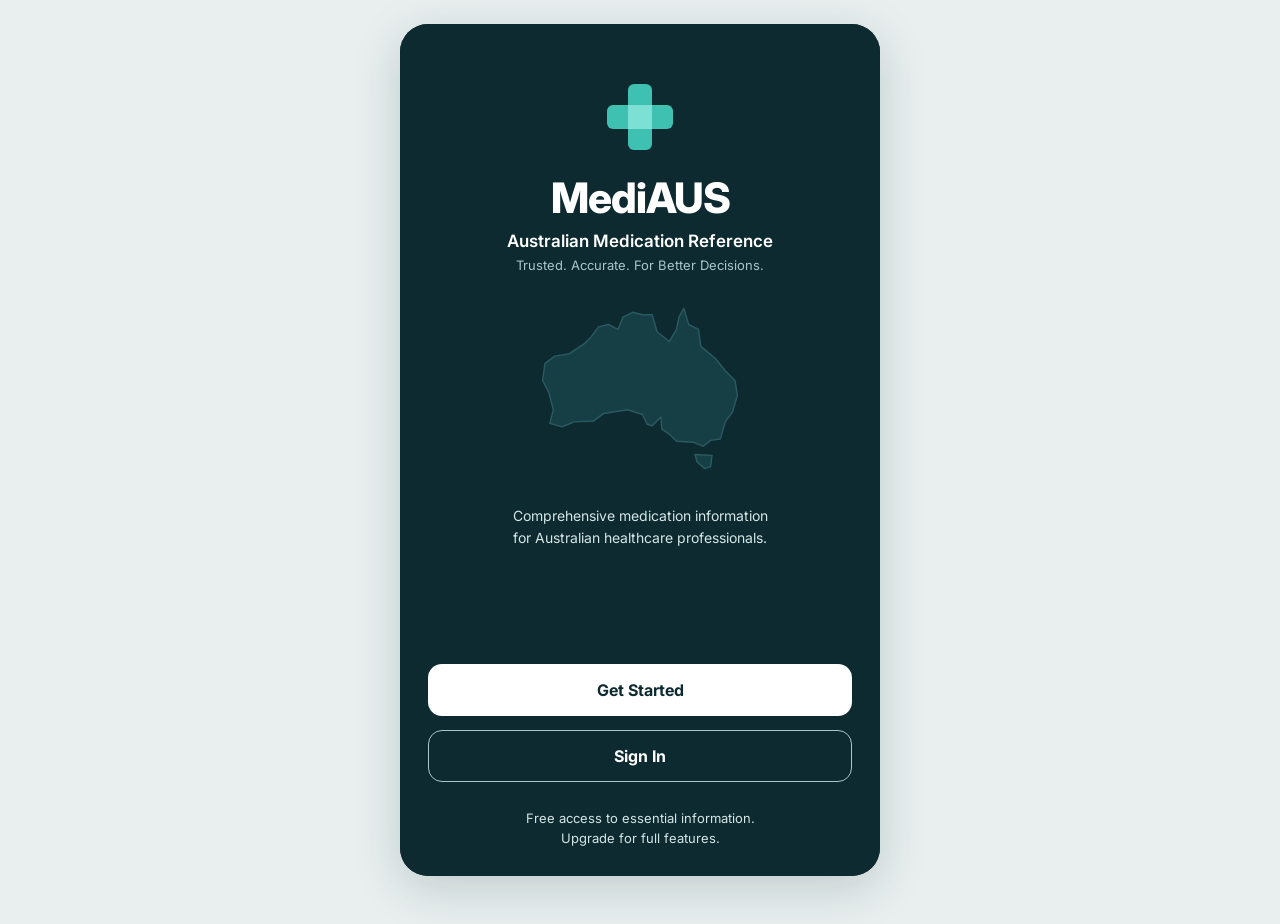
<file: app/index.html>
<!doctype html>
<html lang="en">
<head>
<meta charset="utf-8">
<meta name="viewport" content="width=device-width, initial-scale=1, viewport-fit=cover">
<title>MediAUS</title>
<meta name="description" content="Australian medication reference (prototype with sample data).">
<meta name="theme-color" content="#0C2A30">
<meta name="mobile-web-app-capable" content="yes">
<meta name="apple-mobile-web-app-capable" content="yes">
<meta name="apple-mobile-web-app-title" content="MediAUS">
<meta name="apple-mobile-web-app-status-bar-style" content="default">
<link rel="manifest" href="manifest.webmanifest">
<link rel="icon" type="image/png" href="icons/icon-192.png">
<link rel="apple-touch-icon" href="icons/apple-touch-icon.png">
<link rel="preconnect" href="https://fonts.googleapis.com">
<link rel="stylesheet" href="https://fonts.googleapis.com/css2?family=Inter:wght@400;500;600;700;800&display=swap">
<link rel="stylesheet" href="styles.css">
</head>
<body>
<main id="app" class="app" aria-live="polite"></main>
<noscript>MediAUS needs JavaScript turned on.</noscript>
<!-- data: registry, sources, facts, skeletons, then the resolver -->
<script src="data/core.js"></script>
<script src="data/sources.js"></script>
<script src="data/reviews.js"></script>
<script src="data/facts/amiodarone.js"></script>
<script src="data/facts/digoxin.js"></script>
<script src="data/facts/amoxicillin.js"></script>
<script src="data/facts/baclofen.js"></script>
<script src="data/facts/pantoprazole.js"></script>
<script src="data/facts/tacrolimus.js"></script>
<script src="data/facts/piperacillin-tazobactam.js"></script>
<script src="data/facts/lidocaine.js"></script>
<script src="data/facts/empagliflozin.js"></script>
<script src="data/facts/ketamine.js"></script>
<script src="data/facts/ipratropium.js"></script>
<script src="data/facts/metformin.js"></script>
<script src="data/facts/paracetamol.js"></script>
<script src="data/facts/glyceryl-trinitrate.js"></script>
<script src="data/facts/salbutamol.js"></script>
<script src="data/facts/atorvastatin.js"></script>
<script src="data/facts/ibuprofen.js"></script>
<script src="data/facts/aciclovir.js"></script>
<script src="data/facts/esomeprazole.js"></script>
<script src="data/facts/heparin.js"></script>
<script src="data/facts/rivaroxaban.js"></script>
<script src="data/facts/colchicine.js"></script>
<script src="data/facts/hydromorphone.js"></script>
<script src="data/facts/fentanyl.js"></script>
<script src="data/facts/ropivacaine.js"></script>
<script src="data/facts/cyclophosphamide.js"></script>
<script src="data/facts/sodium-nitroprusside.js"></script>
<script src="data/facts/demo.js"></script>
<script src="data/agents.js"></script>
<script src="data/groups.js"></script>
<script src="data/meds.js"></script>
<script src="data/resolve.js"></script>
<script src="app.js"></script>
<script src="feedback.js"></script>
</body>
</html>
</file>
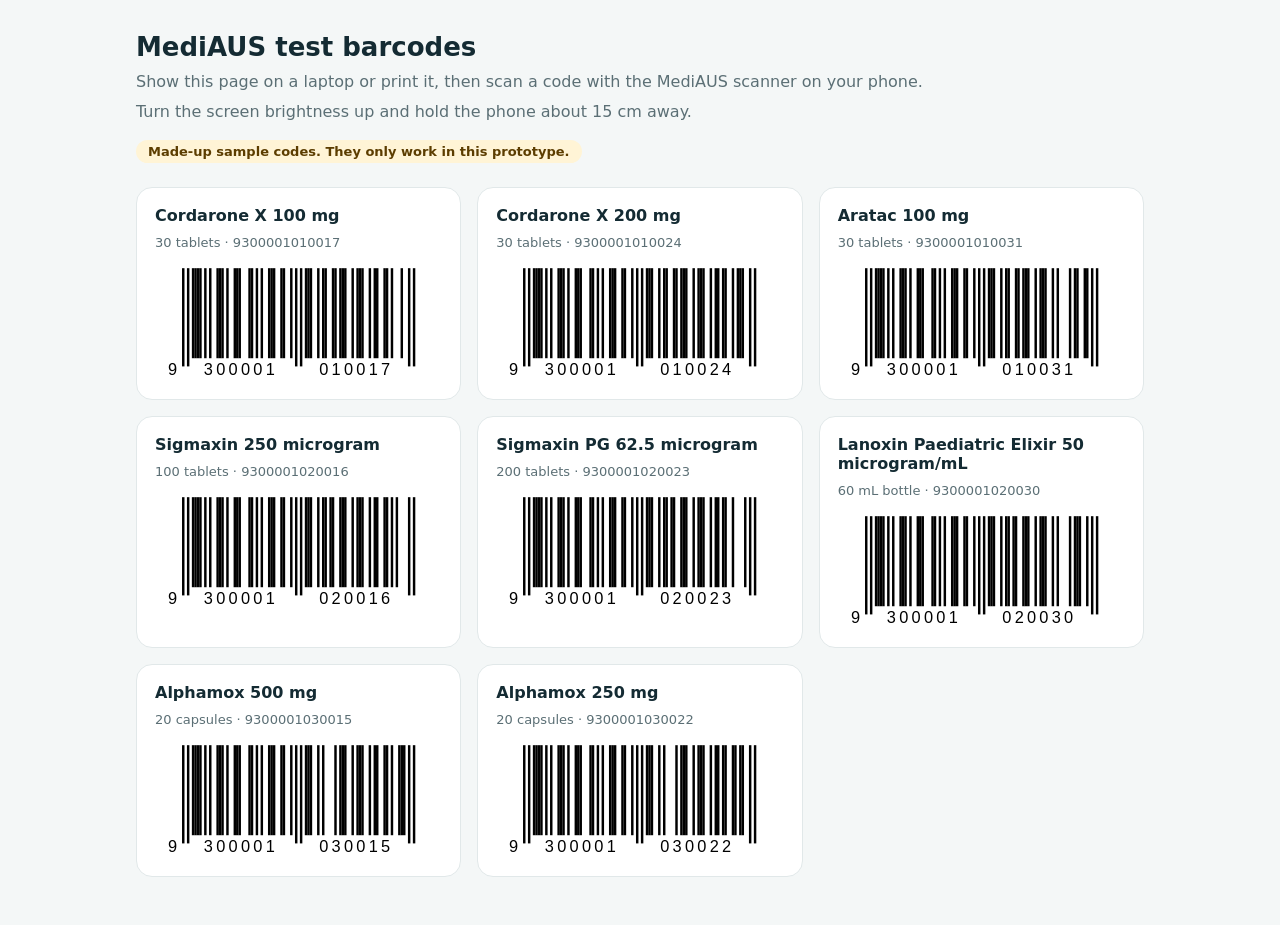
<file: app/test-barcodes.html>
<!doctype html>
<html lang="en">
<head>
<meta charset="utf-8">
<meta name="viewport" content="width=device-width, initial-scale=1">
<title>MediAUS test barcodes</title>
<style>
  :root { --ink: #142B33; --muted: #5B6F75; --line: #E1E8E9; --teal: #1A6F67; }
  * { box-sizing: border-box; }
  body { margin: 0; background: #F4F7F7; color: var(--ink); font-family: Inter, system-ui, -apple-system, "Segoe UI", Roboto, sans-serif; }
  main { max-width: 1040px; margin: 0 auto; padding: 32px 16px 48px; }
  h1 { margin: 0 0 8px; font-size: 26px; }
  p { margin: 0 0 6px; color: var(--muted); line-height: 1.5; }
  .note { display: inline-block; margin: 10px 0 24px; background: #FFF4D6; color: #5C3D00; border-radius: 999px; padding: 4px 12px; font-size: 13px; font-weight: 700; }
  .grid { display: grid; grid-template-columns: repeat(auto-fill, minmax(300px, 1fr)); gap: 16px; }
  .card { background: #FFFFFF; border: 1.5px solid var(--line); border-radius: 16px; padding: 18px; display: flex; flex-direction: column; gap: 10px; align-items: center; }
  .card h2 { margin: 0; font-size: 16px; align-self: flex-start; }
  .card span { align-self: flex-start; font-size: 13px; color: var(--muted); }
  svg { width: 100%; max-width: 300px; height: auto; background: #FFFFFF; }
  @media print { body { background: #FFFFFF; } .card { break-inside: avoid; } }
</style>
</head>
<body>
<main>
  <h1>MediAUS test barcodes</h1>
  <p>Show this page on a laptop or print it, then scan a code with the MediAUS scanner on your phone.</p>
  <p>Turn the screen brightness up and hold the phone about 15 cm away.</p>
  <span class="note">Made-up sample codes. They only work in this prototype.</span>
  <div class="grid" id="grid"></div>
</main>
<script src="data/core.js"></script>
<script src="data/sources.js"></script>
<script src="data/reviews.js"></script>
<script src="data/facts/amiodarone.js"></script>
<script src="data/facts/digoxin.js"></script>
<script src="data/facts/amoxicillin.js"></script>
<script src="data/facts/demo.js"></script>
<script src="data/meds.js"></script>
<script src="data/resolve.js"></script>
<script>
(function () {
  'use strict';
  var L = ['0001101', '0011001', '0010011', '0111101', '0100011', '0110001', '0101111', '0111011', '0110111', '0001011'];
  var G = ['0100111', '0110011', '0011011', '0100001', '0011101', '0111001', '0000101', '0010001', '0001001', '0010111'];
  var R = ['1110010', '1100110', '1101100', '1000010', '1011100', '1001110', '1010000', '1000100', '1001000', '1110100'];
  var PARITY = ['LLLLLL', 'LLGLGG', 'LLGGLG', 'LLGGGL', 'LGLLGG', 'LGGLLG', 'LGGGLL', 'LGLGLG', 'LGLGGL', 'LGGLGL'];

  function ean13Bits(code) {
    var first = +code[0], par = PARITY[first], bits = '101';
    for (var i = 1; i <= 6; i++) bits += (par[i - 1] === 'L' ? L : G)[+code[i]];
    bits += '01010';
    for (var j = 7; j <= 12; j++) bits += R[+code[j]];
    return bits + '101';
  }

  function svg(code) {
    var bits = ean13Bits(code), m = 3, quiet = 11, h = 110, guardExtra = 10;
    var w = (bits.length + quiet * 2) * m, out = '';
    var guard = function (i) { return i < 3 || (i >= 45 && i < 50) || i >= 92; };
    for (var i = 0; i < bits.length; i++) {
      if (bits[i] === '1') {
        out += '<rect x="' + ((quiet + i) * m) + '" y="10" width="' + m + '" height="' + (h + (guard(i) ? guardExtra : 0)) + '" fill="#000"/>';
      }
    }
    var ty = 10 + h + 20, f = 'font-family="Arial,sans-serif" font-size="20" fill="#000"';
    out += '<text x="' + (quiet - 2) * m + '" y="' + ty + '" text-anchor="end" ' + f + '>' + code[0] + '</text>';
    out += '<text x="' + (quiet + 3 + 21) * m + '" y="' + ty + '" text-anchor="middle" letter-spacing="4" ' + f + '>' + code.slice(1, 7) + '</text>';
    out += '<text x="' + (quiet + 50 + 21) * m + '" y="' + ty + '" text-anchor="middle" letter-spacing="4" ' + f + '>' + code.slice(7) + '</text>';
    return '<svg viewBox="0 0 ' + w + ' ' + (ty + 8) + '" role="img" aria-label="EAN-13 barcode ' + code + '">' + out + '</svg>';
  }

  var B = window.MEDIAUS_DATA.BARCODES, html = '';
  Object.keys(B).forEach(function (code) {
    html += '<div class="card"><h2>' + B[code].product + '</h2><span>' + B[code].pack + ' · ' + code + '</span>' + svg(code) + '</div>';
  });
  document.getElementById('grid').innerHTML = html;
})();
</script>
</body>
</html>
</file>
<file: app/styles.css>
:root {
  --ink: #142B33;
  --muted: #5B6F75;
  --body: #24414A;
  --teal: #1A6F67;
  --teal-2: #1A8A7E;
  --mint: #3FC1B2;
  --dark: #0C2A30;
  --line: #E1E8E9;
  --line-2: #D9E3E4;
  --tint: #E5F4F2;
}

* { box-sizing: border-box; }

html, body {
  margin: 0;
  height: 100%;
  background: #E9EFEF;
}

body {
  font-family: Inter, system-ui, -apple-system, "Segoe UI", Roboto, sans-serif;
  color: var(--ink);
  -webkit-tap-highlight-color: transparent;
  -webkit-font-smoothing: antialiased;
}

button, input, textarea { font: inherit; color: inherit; }
button { cursor: pointer; }
a { color: var(--teal); }
a:hover { color: #0E4F49; }

:focus-visible { outline: 3px solid #2DB3A3; outline-offset: 2px; }

.app {
  max-width: 480px;
  margin: 0 auto;
  height: 100vh;
  height: 100dvh;
  background: #FFFFFF;
  display: flex;
  flex-direction: column;
  overflow: hidden;
  position: relative;
}

.app.is-dark { background: var(--dark); }

@media (min-width: 560px) and (min-height: 760px) {
  .app {
    height: min(100dvh - 48px, 900px);
    margin-top: max(24px, calc((100dvh - 900px) / 2));
    border-radius: 28px;
    box-shadow: 0 12px 48px rgba(12, 42, 48, 0.18);
  }
}

.scroll {
  flex: 1;
  min-height: 0;
  overflow-y: auto;
  -webkit-overflow-scrolling: touch;
  display: flex;
  flex-direction: column;
}

[hidden] { display: none !important; }

.sr {
  position: absolute;
  width: 1px;
  height: 1px;
  overflow: hidden;
  clip: rect(0 0 0 0);
  white-space: nowrap;
}

.nav {
  flex: none;
  display: grid;
  grid-template-columns: repeat(4, minmax(0, 1fr));
  background: #FFFFFF;
  border-top: 1px solid var(--line);
  padding-bottom: max(6px, env(safe-area-inset-bottom));
}

.tabs { scrollbar-width: none; }
.tabs::-webkit-scrollbar { display: none; }

input[type="search"]::-webkit-search-cancel-button { cursor: pointer; }

@keyframes spin { to { transform: rotate(360deg); } }
.spin { animation: spin 0.9s linear infinite; }
@media (prefers-reduced-motion: reduce) { .spin { animation-duration: 3s; } }

th[scope="row"] { box-shadow: 1px 0 0 #EEF2F3; }

@keyframes scanmove { 0% { top: 10%; } 50% { top: 88%; } 100% { top: 10%; } }
.scanline { animation: scanmove 2.4s ease-in-out infinite; top: 10%; }
@media (prefers-reduced-motion: reduce) { .scanline { animation: none; top: 50%; } }

/* ---------- feedback tab and panel (feedback.js) ---------- */
.fb-root { position: fixed; z-index: 40; pointer-events: none; overflow: hidden; left: 0; top: 0; width: 100%; height: 100%; }
.fb-tab {
  pointer-events: auto; position: absolute; right: 0; top: 58%;
  width: 30px; min-height: 96px; padding: 10px 0; border: 0; border-radius: 10px 0 0 10px;
  background: var(--teal); color: #FFFFFF; font-size: 12px; font-weight: 700; letter-spacing: .3px;
  box-shadow: -2px 2px 10px rgba(12, 42, 48, .18); display: flex; align-items: center; justify-content: center;
}
.fb-tab span { writing-mode: vertical-rl; transform: rotate(180deg); }
.fb-tab:hover { background: #0E5E59; }
.fb-dim { pointer-events: auto; position: absolute; inset: 0; background: rgba(12, 42, 48, .5); opacity: 0; transition: opacity .2s; }
.fb-panel {
  pointer-events: auto; position: absolute; top: 0; right: 0; bottom: 0; width: min(88%, 400px);
  background: #FFFFFF; color: var(--ink); display: flex; flex-direction: column;
  box-shadow: -8px 0 32px rgba(12, 42, 48, .22); transform: translateX(100%); transition: transform .22s ease-out;
  padding-top: env(safe-area-inset-top);
}
.fb-on .fb-dim { opacity: 1; }
.fb-on .fb-panel { transform: none; }
@media (prefers-reduced-motion: reduce) {
  .fb-panel { transform: none; opacity: 0; transition: opacity .15s; }
  .fb-on .fb-panel { opacity: 1; }
}
.fb-head { flex: none; display: flex; align-items: center; gap: 6px; padding: 12px 8px 8px 18px; border-bottom: 1px solid var(--line); }
.fb-head h2 { flex: 1; margin: 0; font-size: 18px; font-weight: 800; letter-spacing: -.2px; }
.fb-icon { width: 44px; height: 44px; border: 0; background: transparent; border-radius: 12px; display: flex; align-items: center; justify-content: center; color: var(--ink); }
.fb-head .fb-icon:first-child { margin-left: -12px; }
.fb-body { flex: 1; min-height: 0; overflow-y: auto; -webkit-overflow-scrolling: touch; padding: 14px 18px 18px; display: flex; flex-direction: column; gap: 14px; }
.fb-foot { flex: none; display: flex; flex-direction: column; align-items: center; gap: 4px; padding: 10px 18px max(12px, env(safe-area-inset-bottom)); border-top: 1px solid var(--line); }
.fb-seg { display: grid; grid-template-columns: 1fr 1fr; background: #EEF2F3; border-radius: 12px; padding: 3px; }
.fb-seg button { min-height: 40px; border: 0; border-radius: 10px; background: transparent; font-size: 13px; font-weight: 600; color: var(--body); }
.fb-seg button[aria-selected="true"] { background: #FFFFFF; color: #0E5E59; box-shadow: 0 1px 3px rgba(12, 42, 48, .15); }
.fb-field { display: flex; flex-direction: column; gap: 6px; }
.fb-label { font-size: 13px; font-weight: 700; color: var(--ink); }
.fb-opt { font-weight: 500; color: var(--muted); }
.fb-field input, .fb-field textarea {
  width: 100%; border: 1.5px solid var(--line-2); border-radius: 12px; padding: 10px 12px; font-size: 16px; line-height: 1.4; background: #FFFFFF; resize: vertical;
}
.fb-field input:focus, .fb-field textarea:focus { border-color: var(--teal-2); outline: none; box-shadow: 0 0 0 3px rgba(45, 179, 163, .25); }
.fb-chips { display: flex; flex-wrap: wrap; gap: 6px; }
.fb-chip { min-height: 38px; padding: 6px 12px; border: 1.5px solid var(--line-2); border-radius: 19px; background: #FFFFFF; font-size: 13px; font-weight: 600; color: var(--body); }
.fb-chip[aria-checked="true"], .fb-chip[aria-pressed="true"] { border-color: var(--teal); background: var(--tint); color: #0E5E59; }
.fb-box { border: 1px solid var(--line); border-radius: 14px; padding: 10px 12px 12px; margin: 0; display: flex; flex-direction: column; gap: 12px; }
.fb-box legend { font-size: 13px; font-weight: 700; padding: 0 4px; }
.fb-me { display: flex; align-items: center; justify-content: space-between; gap: 8px; font-size: 13px; color: var(--body); background: #F3F8F8; border-radius: 12px; padding: 6px 6px 6px 12px; }
.fb-ctx { background: #F3F8F8; border-radius: 12px; padding: 10px 12px; font-size: 13px; color: var(--body); }
.fb-ctx ul { margin: 6px 0 0; padding: 0 0 0 26px; color: var(--muted); line-height: 1.5; }
.fb-check { display: flex; align-items: center; gap: 8px; font-weight: 600; min-height: 32px; }
.fb-check input { width: 18px; height: 18px; accent-color: var(--teal); margin: 0; }
.fb-match { font-size: 13px; line-height: 1.5; color: var(--body); margin-top: -6px; }
.fb-match:empty { display: none; }
.fb-note { margin: 0; font-size: 12.5px; line-height: 1.5; color: var(--muted); }
.fb-warn { margin: 0; font-size: 13px; line-height: 1.5; color: #7A2E0E; background: #FFFAEB; border: 1px solid #FEC84B; border-radius: 12px; padding: 8px 12px; }
.fb-err { margin: 0; font-size: 13px; font-weight: 600; color: #B42318; }
.fb-primary { width: 100%; min-height: 50px; border: 0; border-radius: 14px; background: var(--teal); color: #FFFFFF; font-size: 15px; font-weight: 700; }
.fb-primary:hover { background: #0E5E59; }
.fb-secondary { min-height: 42px; padding: 0 14px; border: 1.5px solid var(--teal); border-radius: 12px; background: #FFFFFF; color: var(--teal); font-size: 13px; font-weight: 700; }
.fb-link { min-height: 40px; padding: 0 8px; border: 0; background: transparent; color: var(--teal); font-size: 13px; font-weight: 700; text-decoration: underline; text-underline-offset: 2px; }
.fb-match .fb-link { min-height: 0; padding: 0; font-size: 13px; }
.fb-done { display: flex; flex-direction: column; align-items: center; text-align: center; gap: 10px; padding: 24px 6px; }
.fb-big { margin: 0; font-size: 16px; font-weight: 700; line-height: 1.45; }
.fb-ref { margin: 0; font-size: 12.5px; color: var(--muted); font-variant-numeric: tabular-nums; }
.fb-row { display: flex; align-items: center; justify-content: space-between; gap: 10px; }
.fb-list { list-style: none; margin: 0; padding: 0; display: flex; flex-direction: column; }
.fb-list li { display: flex; flex-direction: column; align-items: flex-start; gap: 3px; padding: 12px 0; border-bottom: 1px solid #EEF2F3; }
.fb-li-top { display: flex; align-items: center; justify-content: space-between; gap: 8px; width: 100%; font-size: 14px; }
.fb-li-text { font-size: 13px; line-height: 1.45; color: var(--body); }
.fb-li-meta { font-size: 12px; color: var(--muted); }
.fb-list .fb-link { padding: 0; min-height: 32px; }
.fb-pill { flex: none; font-size: 11px; font-weight: 700; border-radius: 9px; padding: 2px 8px; }
.fb-pill.sent { background: #ECFDF3; color: #054F31; }
.fb-pill.waiting { background: #FFFAEB; color: #7A2E0E; }
.fb-toast { position: absolute; left: 16px; right: 16px; bottom: 84px; background: var(--dark); color: #FFFFFF; font-size: 13px; border-radius: 12px; padding: 10px 14px; text-align: center; }
</file>
